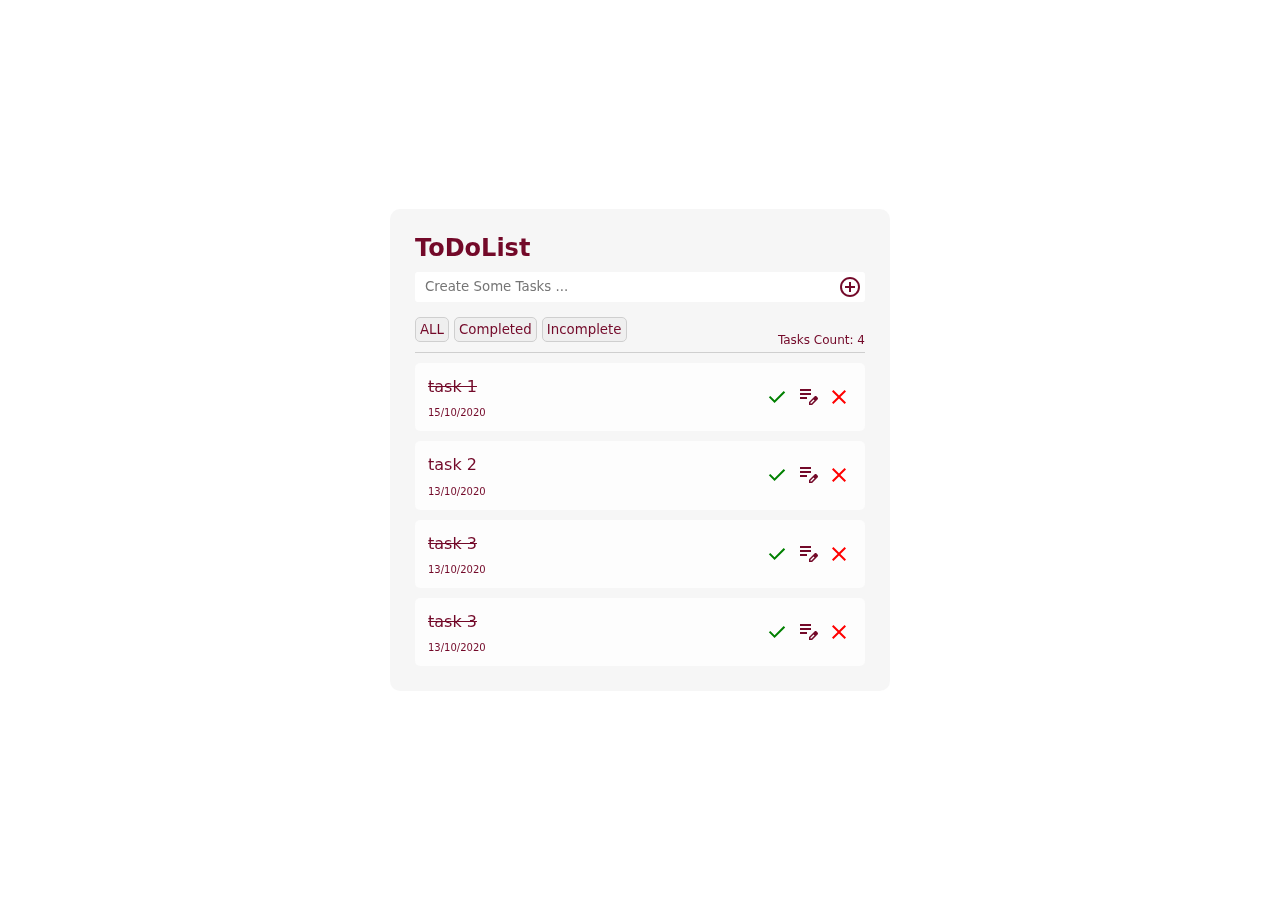
<file: index.html>
<!DOCTYPE html >
<html lang="en">
<head>
    <meta charset="UTF-8">
    <meta name="viewport" content="width=device-width, initial-scale=1.0">
    <link rel="stylesheet" href="./style.css">
    <link rel="stylesheet" href="https://fonts.googleapis.com/css2?family=Material+Symbols+Outlined:opsz,wght,FILL,GRAD@20..48,100..700,0..1,-50..200" />
    <title>To Do List</title>
</head>
<body dir="ltr">
    <div class="todolist">
        <div id ="tasks" class="tasks">
            <h2>ToDoList </h2>
            <div class="input">
                <!-- <textarea name="" id="input"></textarea> -->
                <input type="text" id = "input" placeholder="Create Some Tasks ... ">
                <span class="material-symbols-outlined" id="addIcon">
                    add_circle
                </span>
            </div>
            <div class="filters">
                <div class="fliterBtn">
                    <button id="allTask" class=" "> ALL</button>
                    <button id="completed" class="">Completed</button>
                    <button id="incomplete" class="">Incomplete</button>
                </div>
                <h3 id="count"></h3>
            </div>
           <div id="tasksContent">
                <!-- <div class="task">
                    <div class="info">
                            <p id="title" >Get More Lists</p>
                            <h3>13/10/2020</h3>
                    </div>
                    <div class="tools">
                    
                        <span id="done" class="material-symbols-outlined done" >
                            done
                        </span>
                        <span id="edit" class="material-symbols-outlined edit ">
                            edit_note
                        </span>
                        <span id="delete" class="material-symbols-outlined delete">
                            close
                        </span>
                        <span class="material-symbols-outlined">
                            favorite
                        </span>
                    </div>
                </div> -->
                
            </div>
        </div>
    </div>
    <!-- <script src="./js.js"></script> -->
    <script src="js.js"></script>
</body>
</html>
</file>
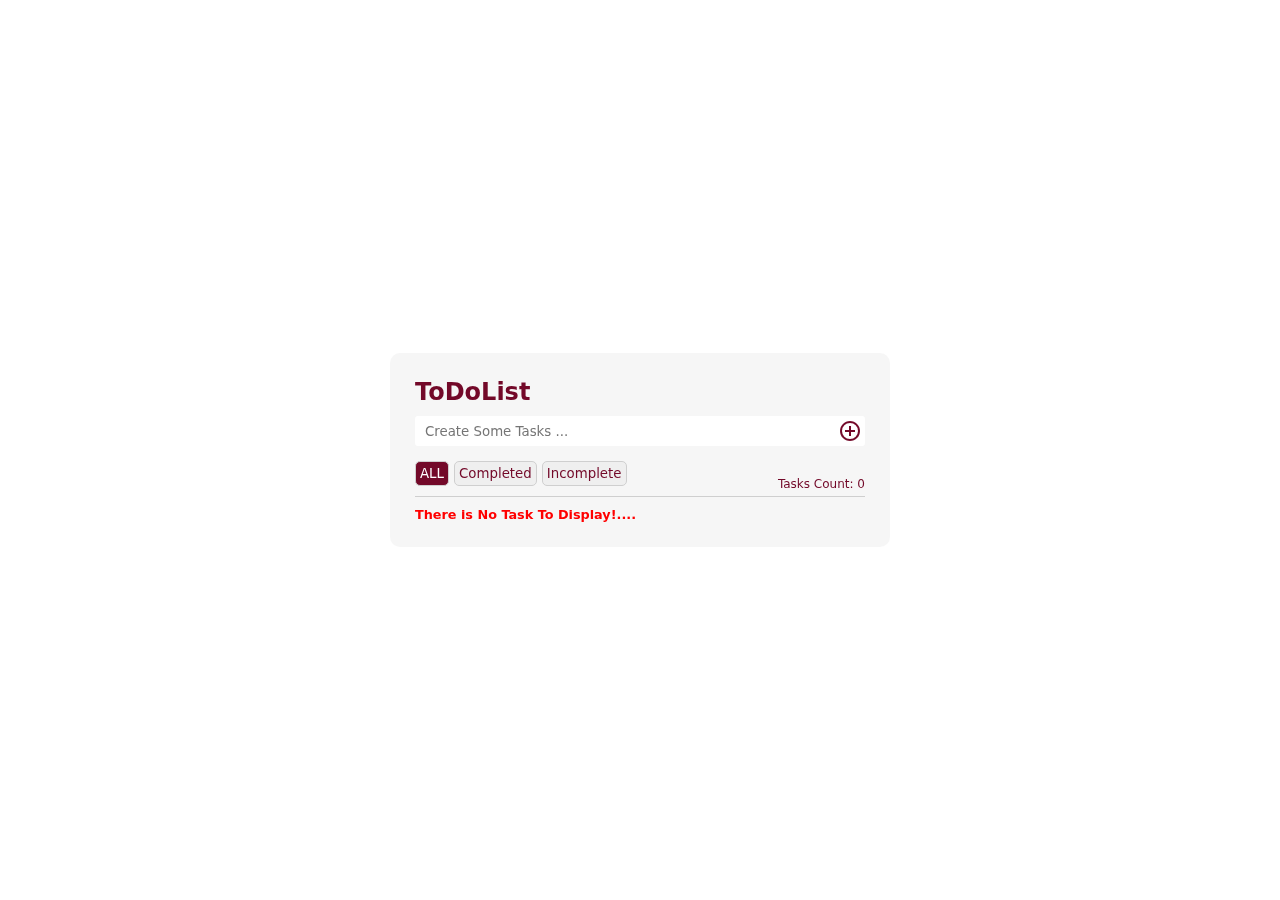
<file: fullindex.html>
<!DOCTYPE html >
<html lang="en">
<head>
    <meta charset="UTF-8">
    <meta name="viewport" content="width=device-width, initial-scale=1.0">
    <link rel="stylesheet" href="./style.css">
    <link rel="stylesheet" href="https://fonts.googleapis.com/css2?family=Material+Symbols+Outlined:opsz,wght,FILL,GRAD@20..48,100..700,0..1,-50..200" />
    <title>To Do List</title>
    <style>
        :root{
    --font-color:  #219fda;
    --font-color:  #730929;
    /* --font-color:  #494949; */
    
}
*{
    margin: 0;
    padding: 0;
    box-sizing:border-box;
    color: #6b6a6a;
    font-family: system-ui, -apple-system, BlinkMacSystemFont, 'Segoe UI', Roboto, Oxygen, Ubuntu, Cantarell, 'Open Sans', 'Helvetica Neue', sans-serif;
    color: var(--font-color);
}

body{
    /* background-color: #6b6a6a; */
    
}
.todolist{
    height: 100vh;
    display: flex;
    justify-content: center;
    align-items: center;
    
}
.tasks{
    padding: 25px;
    background-color: #ececec75;
    /* background-color: transparent; */
    backdrop-filter: blur(150px);
    border-radius: 10px;
    /* height: 500px; */
    width: 500px;
    box-shadow: #ececec75;
    
   
}
.task{
    
    display: flex;
    margin: 10px 0 0 0;
    padding: 13px ;
    line-height: 1;
    
    background-color: rgba(255, 255, 255, 0.678);
    border-radius: 5px;
    
}
.input{
    display: flex;
    align-items: center;
    position: relative;
    
}
#input{
    border-style: none;
    width: 100%;
    height: 1.5rem;
    padding: 15px 10px; 
    margin: 10px 0;
    border-radius: 3px ;
    color: var(--font-color);
    
    
 
}
#addIcon{
  
    position: absolute;
    right: 0%;
    /* justify-content: flex-end; */
   
    padding: 3px;
    border-radius: 3px;
}
.error{
    color: white;
    background-color: #73092960;
    
}
.r{
    font-size: .8rem;
    color: red;
}
.comp{
    text-decoration: line-through;
}
.active{
    
    background-color: var(--font-color);
    color: #ffffff;
}
.filters{
    display: flex;
    justify-content: space-between;
    
}
.filters h3{
    font-size: 12px;
    font-weight: normal;
    align-content: flex-end;
    margin-bottom: 5px;
    
}
.info{
    width: 100%;
 
}
.info p{
    width: 90%;
    line-height: 1.4em;
 
}
.info h3{
    font-size: 10px;
    font-weight: normal;
    margin-top: 10px;
}
.tools{
    flex-grow: 1;
    font-size: 10px;
    display: flex;
    justify-content: flex-end;
    align-items: center;
    gap: 5px;
   
    width: 50px;
}
.done{
    color: green;
}
.delete{
    color: red;
}
.filters{
    display: flex;
    gap: 15px;   
    border-bottom: 1px solid #cfcfcf;
    margin-bottom: 10px;
    
}
.filters button{
    padding: 4px;
    margin: 5px 0 10px 0;
    border-radius: 5px;
    border: 1px solid #cfcfcf ;
    cursor: pointer;
}

span{
    cursor: pointer;
    border-radius:50% ;
    padding: 1px;
}


span:hover{
    background-color: #00000011;
    backdrop-filter:  blur(150px);
    -webkit-transition: 0.5s;
    transition: 0.5s;
}
.task:hover{
    backdrop-filter:  blur(150px);
    /* background-color: #00000002; */
    box-shadow: 1px 1px 5px #13131348;
    -webkit-transition: 0.2s;
    transition: 0.2s;
}
input[type= text]:hover, .filters button:hover{
    -webkit-transition: 0.5s;
    transition: 0.10s ;
    box-shadow: 1px 1px 5px #13131348;
}
input[type=text]:focus {
    outline: 1px solid var(--font-color);
    
    /* outline: none; */
}

    </style>
</head>
<body dir="ltr">
    <div class="todolist">
        <div id ="tasks" class="tasks">
            <h2>ToDoList </h2>
            <div class="input">
                <!-- <textarea name="" id="input"></textarea> -->
                <input type="text" id = "input" placeholder="Create Some Tasks ... ">
                <span class="material-symbols-outlined" id="addIcon">
                    add_circle
                </span>
            </div>
            <div class="filters">
                <div class="fliterBtn">
                    <button id="allTask" class=" active"> ALL</button>
                    <button id="completed" class="">Completed</button>
                    <button id="incomplete" class="">Incomplete</button>
                </div>
                <h3 id="count"></h3>
            </div>
           <div id="tasksContent">
                <!-- <div class="task">
                    <div class="info">
                            <p id="title" >Get More Lists</p>
                            <h3>13/10/2020</h3>
                    </div>
                    <div class="tools">
                    
                        <span id="done" class="material-symbols-outlined done" >
                            done
                        </span>
                        <span id="edit" class="material-symbols-outlined edit ">
                            edit_note
                        </span>
                        <span id="delete" class="material-symbols-outlined delete">
                            close
                        </span>
                        <span class="material-symbols-outlined">
                            favorite
                        </span>
                    </div>
                </div> -->
            </div>
        </div>
    </div>
    <script >
let inputText = document.getElementById("input");
let addNewTask = document.getElementById("addIcon");
let allTask = document.getElementById('allTask');
let completed = document.getElementById('completed');
let incomplete = document.getElementById('incomplete');
let taskCount = document.getElementById('count');
let tasksContent = document.getElementById("tasksContent");
let title = document.getElementById("title");
// let editTask = document.getElementById("edit");
// let deleteTask = document.getElementById("delete");






let tasks = 
[
    // {
    //     "title": 'task 1',
    //     "date": '15/10/2020',
    //     "isComplete": true
    // },
    // {
    //     "title": 'task 2',
    //     "date": '13/10/2020',
    //     "isComplete": false
    // },
    // {
    //     "title": 'task 3',
    //     "date": '13/10/2020',
    //     "isComplete": true
    // }

]
//-------------- START FUNCTIONS DECLERATIONS--------------

function content (tas) {
    tasksContent.innerHTML = "";
    let index = 0 ;
    for(let t of tas){
        let content = 
        `   <div class="task">
                <div class="info">
                        <p id="title" class="${t.isComplete?'comp':''} "> ${t.title} </p>
                        <h3> ${t.date} </h3>
                </div>
                <div class="tools">
                    <span onclick = completeTask(${index}) class="material-symbols-outlined done" >
                        done
                    </span>
                    <span onclick="editTask(${index})" class="material-symbols-outlined edit ">
                        edit_note
                    </span>
                    <span onclick="deleteTask(${index})" class="material-symbols-outlined delete">
                        close
                    </span>
                    
                </div>
                
            </div>
        `;
        tasksContent.innerHTML += content;
        index++;
    }

}

function fillTaskOnPage(tasks){

    // let completeCount = tasks.filter(t => t.isComplete );
    // let incompleteCount = tasks.filter(t => !t.isComplete);
    // completed.innerHTML = `COMPLETE: ${completeCount.length}`;
    // incomplete.innerHTML = `NOT COMPLETE: ${incompleteCount.length}`;
    taskCount.innerHTML = `Tasks Count: ${tasks.length}`;
    
    if(tasks.length){
        content(tasks);
    }
    else{
        tasksContent.innerHTML = "<h2 class= r > There is No Task To Display!....</h2>"
    }
}
function completeTask(index){
    tasks[index].isComplete =!tasks[index].isComplete;
    console.log(tasks[index].title);
    fillTaskOnPage(tasks);
}
function editTask(index){

    let newTaskTitle = prompt("Change Task Title",tasks[index].title) ;
    tasks[index].title = newTaskTitle;
    fillTaskOnPage(tasks);
    
}
function deleteTask(index){
    
    if(confirm(`Do you Want To Delete: ${tasks[index].title}`)){
        tasks.splice(index , 1);
        fillTaskOnPage(tasks);
    }
}

//-------------- END FUNCTIONS DECLERATIONS --------------


fillTaskOnPage(tasks);

//-------------- START EVENT LISTENERS DECLERATIONS --------------

addNewTask.addEventListener('click',function(){
    if(inputText.value){
        let d = new Date();
        let day = d.getDate();
        let month = d.getMonth() + 1;
        let year = d.getFullYear();
        let time =` ${d.getHours()}:${d.getMinutes()}:${d.getSeconds()}`
        let newTask = {
            
            "title": inputText.value,
            "date": `
                ${day}/${month}/${year} 
                ${time}
                `,
            "isComplete": false
        }
        tasks.push(newTask);
        inputText.value = "";
        fillTaskOnPage(tasks);
        allTask.className ='active';
        completed.className ='';
        incomplete.className ='';
        inputText.classList.remove('error');
    }
    else{
        inputText.value = 'This Field Can\'t Be Empty';
        inputText.classList.add('error');
    }

});
allTask.addEventListener('click', function(){
    fillTaskOnPage(tasks);
    allTask.className ='active';
    completed.className ='';
    incomplete.className ='';

})

completed.addEventListener('click', function(){
  
    allTask.className ='';
    completed.className ='active';
    incomplete.className ='';
    fillTaskOnPage(tasks.filter(t => t.isComplete == true))
  
})
incomplete.addEventListener('click', function(){
    fillTaskOnPage(tasks.filter(t => t.isComplete == false))
    allTask.className ='';
    completed.className ='';
    incomplete.className ='active';
})

// inputText.addEventListener('focus',function(){
//     inputText.value = '';
//     inputText.classList.remove('error');
// })


//-------------- END EVENT LISTENERS DECLERATIONS --------------

    </script>
</body>
</html>
</file>
<file: style.css>
:root{
    --font-color:  #219fda;
    --font-color:  #730929;
    /* --font-color:  #494949; */
    
}
*{
    margin: 0;
    padding: 0;
    box-sizing:border-box;
    color: #6b6a6a;
    font-family: system-ui, -apple-system, BlinkMacSystemFont, 'Segoe UI', Roboto, Oxygen, Ubuntu, Cantarell, 'Open Sans', 'Helvetica Neue', sans-serif;
    color: var(--font-color);
}



body{
    /* background-color: #6b6a6a; */
    
}
.todolist{
    height: 100vh;
    display: flex;
    justify-content: center;
    align-items: center;
    
}

.tasks{
    padding: 25px;
    background-color: #ececec75;
    /* background-color: transparent; */
    backdrop-filter: blur(150px);
    border-radius: 10px;
    /* height: 500px; */
    width: 500px;
    box-shadow: #ececec75;
    
   
}
.task{
    
    display: flex;
    margin: 10px 0 0 0;
    padding: 13px ;
    line-height: 1;
    
    background-color: rgba(255, 255, 255, 0.678);
    border-radius: 5px;
    
}
.input{
    display: flex;
    align-items: center;
    position: relative;
    
}
#input{
    border-style: none;
    width: 100%;
    height: 1.5rem;
    padding: 15px 10px; 
    margin: 10px 0;
    border-radius: 3px ;
    color: var(--font-color);
    
    
 
}
#addIcon{
  
    position: absolute;
    right: 0%;
    /* justify-content: flex-end; */
   
    padding: 3px;
    border-radius: 3px;
}
.error{
    color: white;
    background-color: #73092960;
    
}
.r{
    font-size: .8rem;
    color: red;
}
.comp{
    text-decoration: line-through;
}
.active{
    
    background-color: var(--font-color);
    color: #ffffff;
}
.filters{
    display: flex;
    justify-content: space-between;
    
}
.filters h3{
    font-size: 12px;
    font-weight: normal;
    align-content: flex-end;
    margin-bottom: 5px;
    
}
.info{
    width: 100%;
 
}
.info p{
    width: 90%;
    line-height: 1.4em;
 
}
.info h3{
    font-size: 10px;
    font-weight: normal;
    margin-top: 10px;
}
.tools{
    flex-grow: 1;
    font-size: 10px;
    display: flex;
    justify-content: flex-end;
    align-items: center;
    gap: 5px;
   
    width: 50px;
}
.done{
    color: green;
}
.delete{
    color: red;
}
.filters{
    display: flex;
    gap: 15px;   
    border-bottom: 1px solid #cfcfcf;
    margin-bottom: 10px;
    
}
.filters button{
    padding: 4px;
    margin: 5px 0 10px 0;
    border-radius: 5px;
    border: 1px solid #cfcfcf ;
    cursor: pointer;
}

span{
    cursor: pointer;
    border-radius:50% ;
    padding: 1px;
}


span:hover{
    background-color: #00000011;
    backdrop-filter:  blur(150px);
    -webkit-transition: 0.5s;
    transition: 0.5s;
}
.task:hover{
    backdrop-filter:  blur(150px);
    /* background-color: #00000002; */
    box-shadow: 1px 1px 5px #13131348;
    -webkit-transition: 0.2s;
    transition: 0.2s;
}
input[type= text]:hover, .filters button:hover{
    -webkit-transition: 0.5s;
    transition: 0.10s ;
    box-shadow: 1px 1px 5px #13131348;
}
input[type=text]:focus {
    outline: 1px solid var(--font-color);
    
    /* outline: none; */
}
</file>
